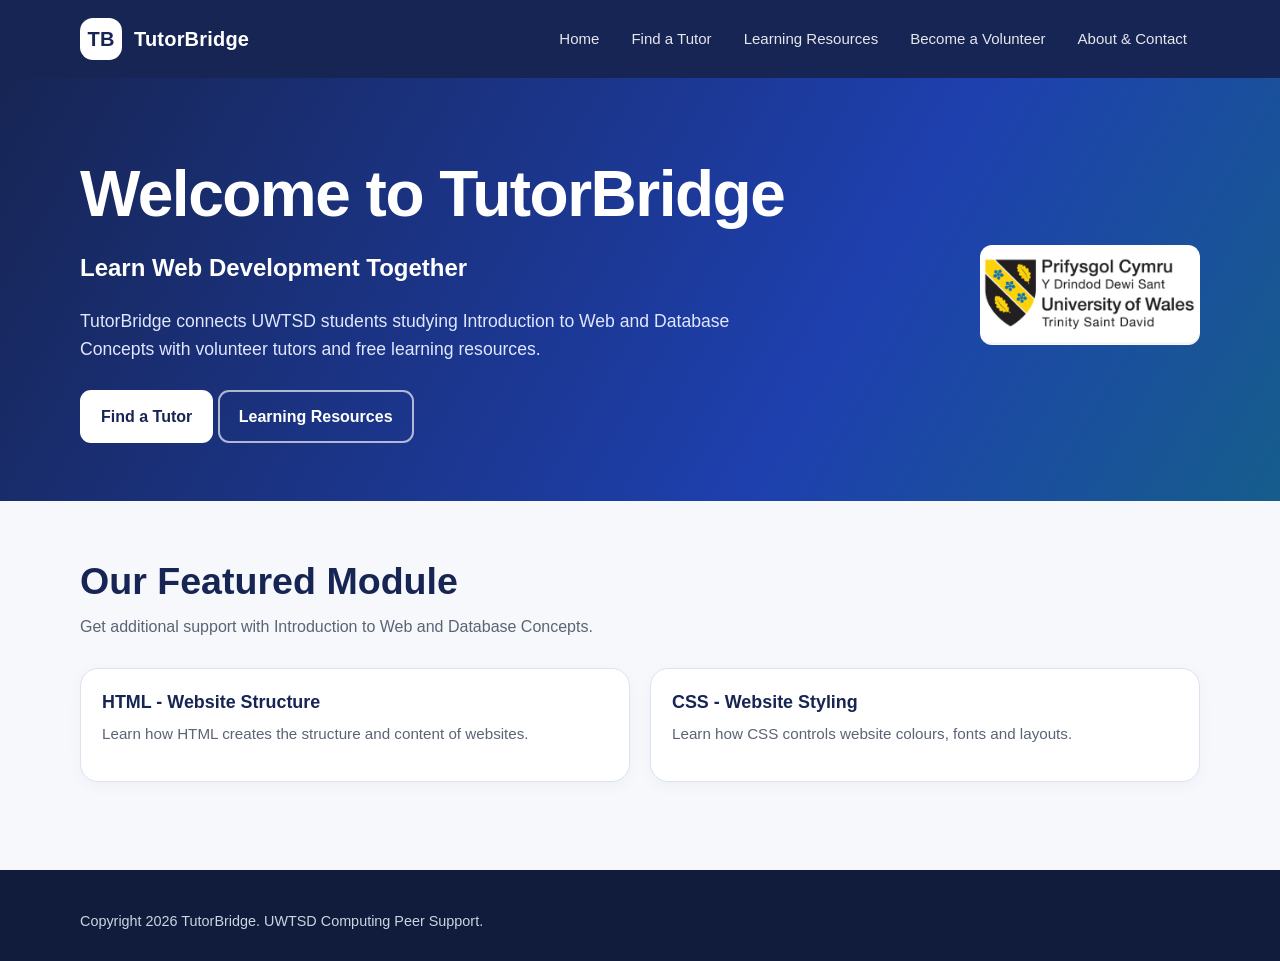
<file: index.html>
<!DOCTYPE html>

<html lang="en">

<head>     <meta charset="UTF-8">     <meta name="viewport" content="width=device-width, initial-scale=1.0">


<title>TutorBridge - Home</title>

<link rel="stylesheet" href="css/style.css">


</head>

<body>


<!-- Website Header -->
<header class="site-header">

    <div class="container header-inner">

        <a class="brand" href="index.html">
            <span class="brand-mark">TB</span>
            TutorBridge
        </a>

        <!-- Navigation Menu -->
        <nav>
            <ul class="nav-list">

                <li><a href="index.html">Home</a></li>

                <li><a href="tutors.html">Find a Tutor</a></li>

                <li><a href="resources.html">Learning Resources</a></li>

                <li><a href="volunteer.html">Become a Volunteer</a></li>

                <li><a href="contact.html">About & Contact</a></li>

            </ul>
        </nav>

    </div>

</header>


<!-- Homepage Welcome Section -->
<main>

    <section class="hero">

        <div class="container page-hero-grid">
    <div>

            <h1>Welcome to TutorBridge</h1>

            <h2>Learn Web Development Together</h2>

            <p>
                TutorBridge connects UWTSD students
                studying Introduction to Web and
                Database Concepts with volunteer
                tutors and free learning resources.
            </p>

            <a href="tutors.html" class="btn btn-primary">
                Find a Tutor
            </a>

            <a href="resources.html" class="btn btn-secondary">
                Learning Resources
            </a>

        </div>
<img class="page-hero-image uwtsd-logo"
     src="images/uwtsd-logo.png"
     alt="University of Wales Trinity Saint David logo">
     </div>
    </section>


    <!-- Featured Module -->
    <section class="section">

        <div class="container">

            <div class="section-heading">

                <h2>Our Featured Module</h2>

                <p>
                    Get additional support with
                    Introduction to Web and Database Concepts.
                </p>

            </div>


            <div class="grid grid-2">

                <div class="card">

                    <div class="card-body">

                        <h3>HTML - Website Structure</h3>

                        <p>
                            Learn how HTML creates the
                            structure and content of websites.
                        </p>

                    </div>

                </div>


                <div class="card">

                    <div class="card-body">

                        <h3>CSS - Website Styling</h3>

                        <p>
                            Learn how CSS controls website
                            colours, fonts and layouts.
                        </p>

                    </div>

                </div>

            </div>

        </div>

    </section>

</main>


<!-- Website Footer -->
<footer class="footer">

    <div class="container">

        <p>
            Copyright 2026 TutorBridge.
            UWTSD Computing Peer Support.
        </p>

    </div>

</footer>

</body>

</html>
</file>
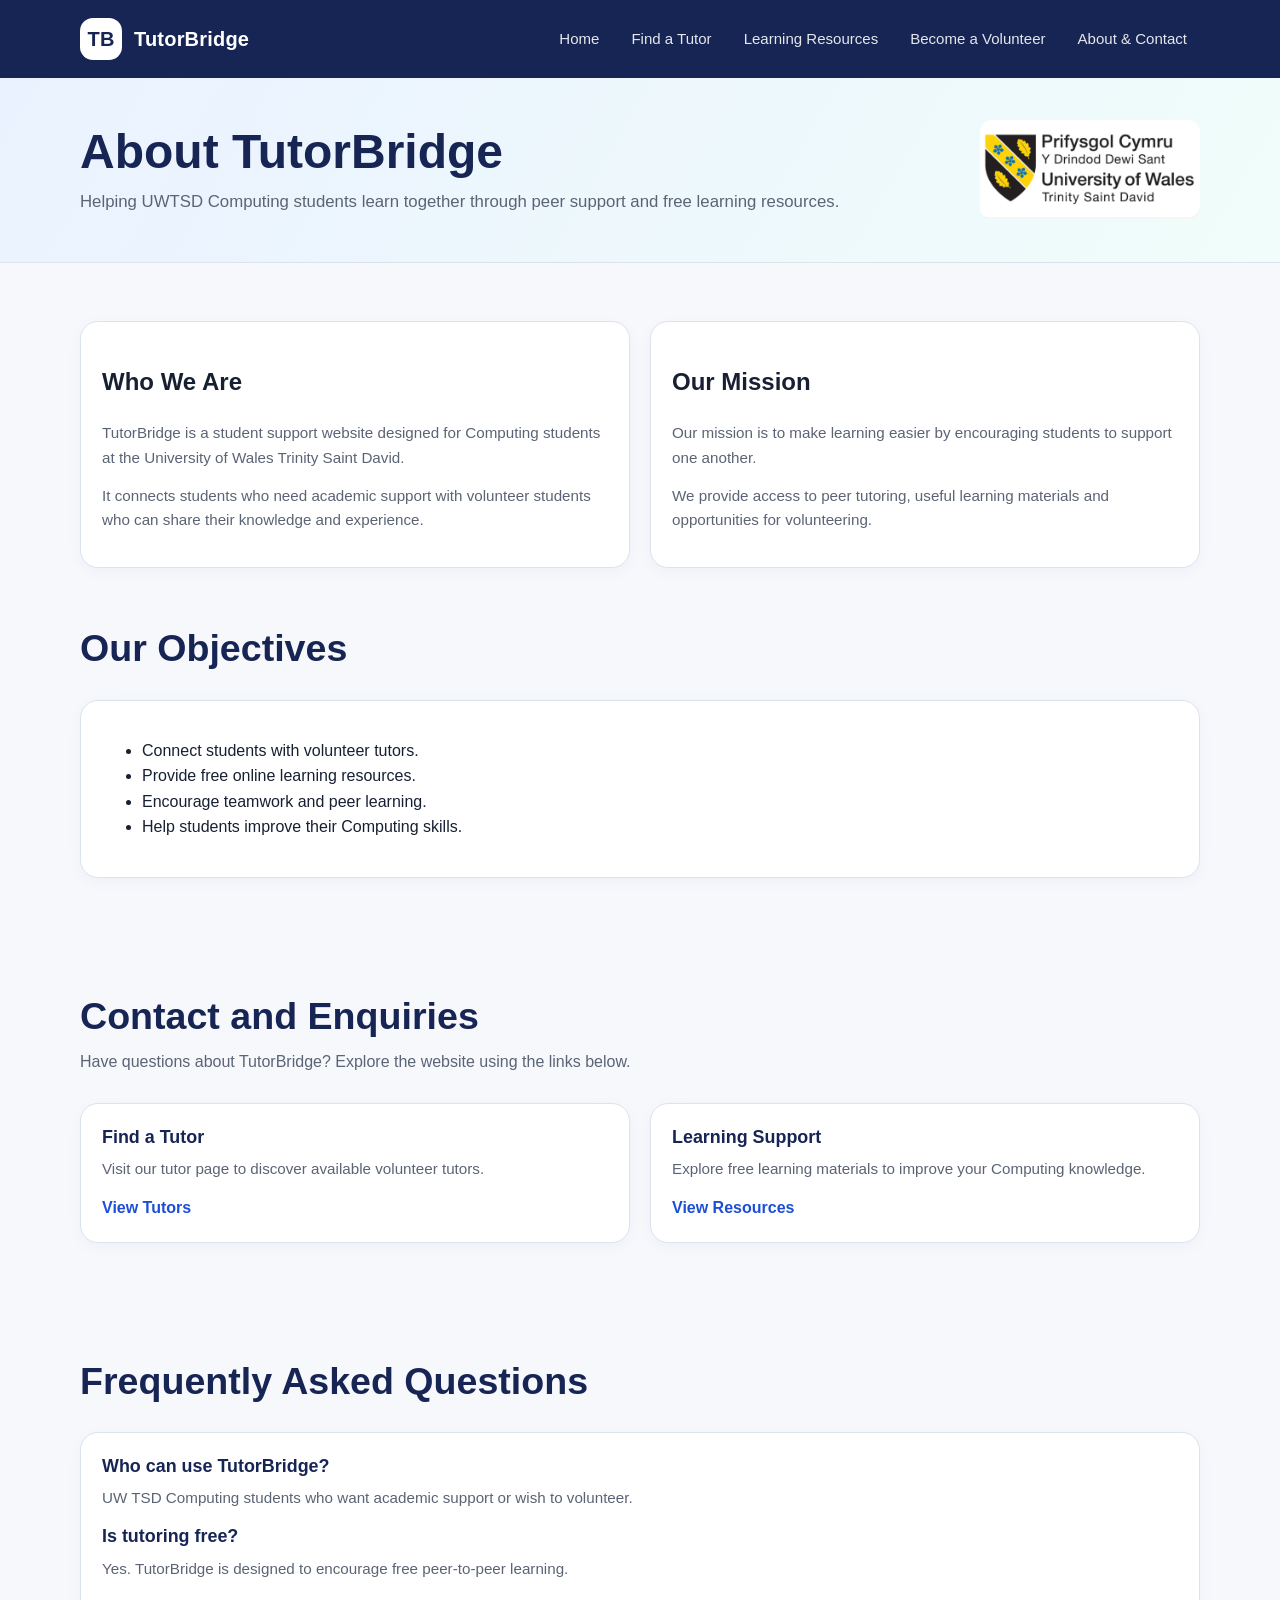
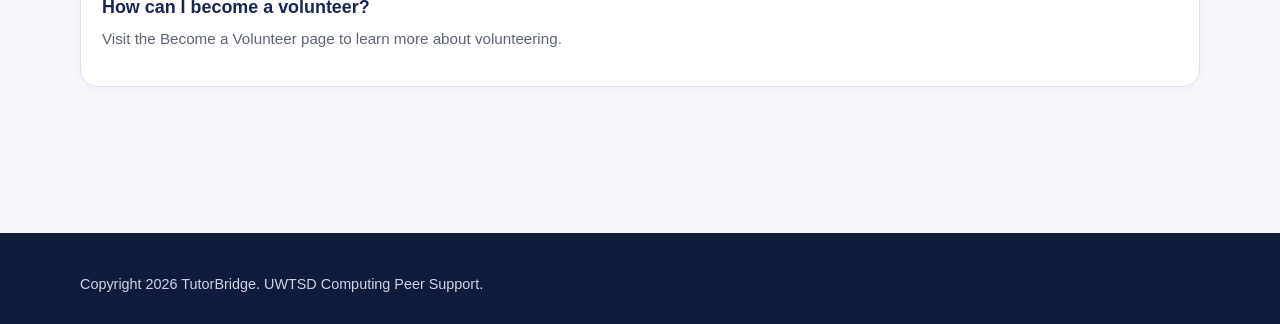
<file: contact.html>
<!DOCTYPE html>
<html lang="en">

<head>
    <meta charset="UTF-8">
    <meta name="viewport" content="width=device-width, initial-scale=1.0">

    <title>About & Contact | TutorBridge</title>

    <link rel="stylesheet" href="css/style.css">
</head>

<body>

    <!-- Website Header -->
    <header class="site-header">
        <div class="container header-inner">

            <a class="brand" href="index.html">
                <span class="brand-mark">TB</span>
                TutorBridge
            </a>

            <nav>
                <ul class="nav-list">
                    <li><a href="index.html">Home</a></li>
                    <li><a href="tutors.html">Find a Tutor</a></li>
                    <li><a href="resources.html">Learning Resources</a></li>
                    <li><a href="volunteer.html">Become a Volunteer</a></li>
                    <li><a href="contact.html">About & Contact</a></li>
                </ul>
            </nav>

        </div>
    </header>


    <!-- Page Introduction -->
    <!-- Page Introduction -->
<section class="page-hero">
    <div class="container page-hero-grid">
        <div>
            <h1>About TutorBridge</h1>
            <p>
                Helping UWTSD Computing students learn together
                through peer support and free learning resources.
            </p>
        </div>

        <img class="page-hero-image uwtsd-logo"
             src="images/uwtsd-logo.png"
             alt="University of Wales Trinity Saint David logo">
    </div>
</section>


    <!-- Main Content -->
    <main id="main">

        <section class="section">
            <div class="container">

                <div class="grid grid-2">

                    <!-- About Us -->
                    <article class="card">
                        <div class="card-body">

                            <h2>Who We Are</h2>

                            <p>
                                TutorBridge is a student support website
                                designed for Computing students at the
                                University of Wales Trinity Saint David.
                            </p>

                            <p>
                                It connects students who need academic
                                support with volunteer students who can
                                share their knowledge and experience.
                            </p>

                        </div>
                    </article>


                    <!-- Our Mission -->
                    <article class="card">
                        <div class="card-body">

                            <h2>Our Mission</h2>

                            <p>
                                Our mission is to make learning easier
                                by encouraging students to support
                                one another.
                            </p>

                            <p>
                                We provide access to peer tutoring,
                                useful learning materials and
                                opportunities for volunteering.
                            </p>

                        </div>
                    </article>

                </div>


                <!-- Project Objectives -->
                <section class="section">

                    <div class="section-heading">
                        <h2>Our Objectives</h2>
                    </div>

                    <div class="card">
                        <div class="card-body">

                            <ul>
                                <li>Connect students with volunteer tutors.</li>

                                <li>Provide free online learning resources.</li>

                                <li>Encourage teamwork and peer learning.</li>

                                <li>Help students improve their Computing skills.</li>
                            </ul>

                        </div>
                    </div>

                </section>


                <!-- Contact Information -->
                <section class="section">

                    <div class="section-heading">
                        <h2>Contact and Enquiries</h2>

                        <p>
                            Have questions about TutorBridge?
                            Explore the website using the links below.
                        </p>
                    </div>

                    <div class="grid grid-2">

                        <article class="card">
                            <div class="card-body">

                                <h3>Find a Tutor</h3>

                                <p>
                                    Visit our tutor page to discover
                                    available volunteer tutors.
                                </p>

                                <a href="tutors.html" class="text-link">
                                    View Tutors
                                </a>

                            </div>
                        </article>


                        <article class="card">
                            <div class="card-body">

                                <h3>Learning Support</h3>

                                <p>
                                    Explore free learning materials
                                    to improve your Computing knowledge.
                                </p>

                                <a href="resources.html" class="text-link">
                                    View Resources
                                </a>

                            </div>
                        </article>

                    </div>

                </section>


                <!-- Frequently Asked Questions -->
                <section class="section">

                    <div class="section-heading">
                        <h2>Frequently Asked Questions</h2>
                    </div>

                    <div class="card">
                        <div class="card-body">

                            <h3>Who can use TutorBridge?</h3>

                            <p>
                                UW TSD Computing students who want
                                academic support or wish to volunteer.
                            </p>

                            <h3>Is tutoring free?</h3>

                            <p>
                                Yes. TutorBridge is designed to
                                encourage free peer-to-peer learning.
                            </p>

                            <h3>How can I become a volunteer?</h3>

                            <p>
                                Visit the Become a Volunteer page
                                to learn more about volunteering.
                            </p>

                        </div>
                    </div>

                </section>

            </div>
        </section>

    </main>


    <!-- Website Footer -->
    <footer class="footer">
        <div class="container">

            <p>
                Copyright 2026 TutorBridge.
                UWTSD Computing Peer Support.
            </p>

        </div>
    </footer>

</body>
</html>
</file>
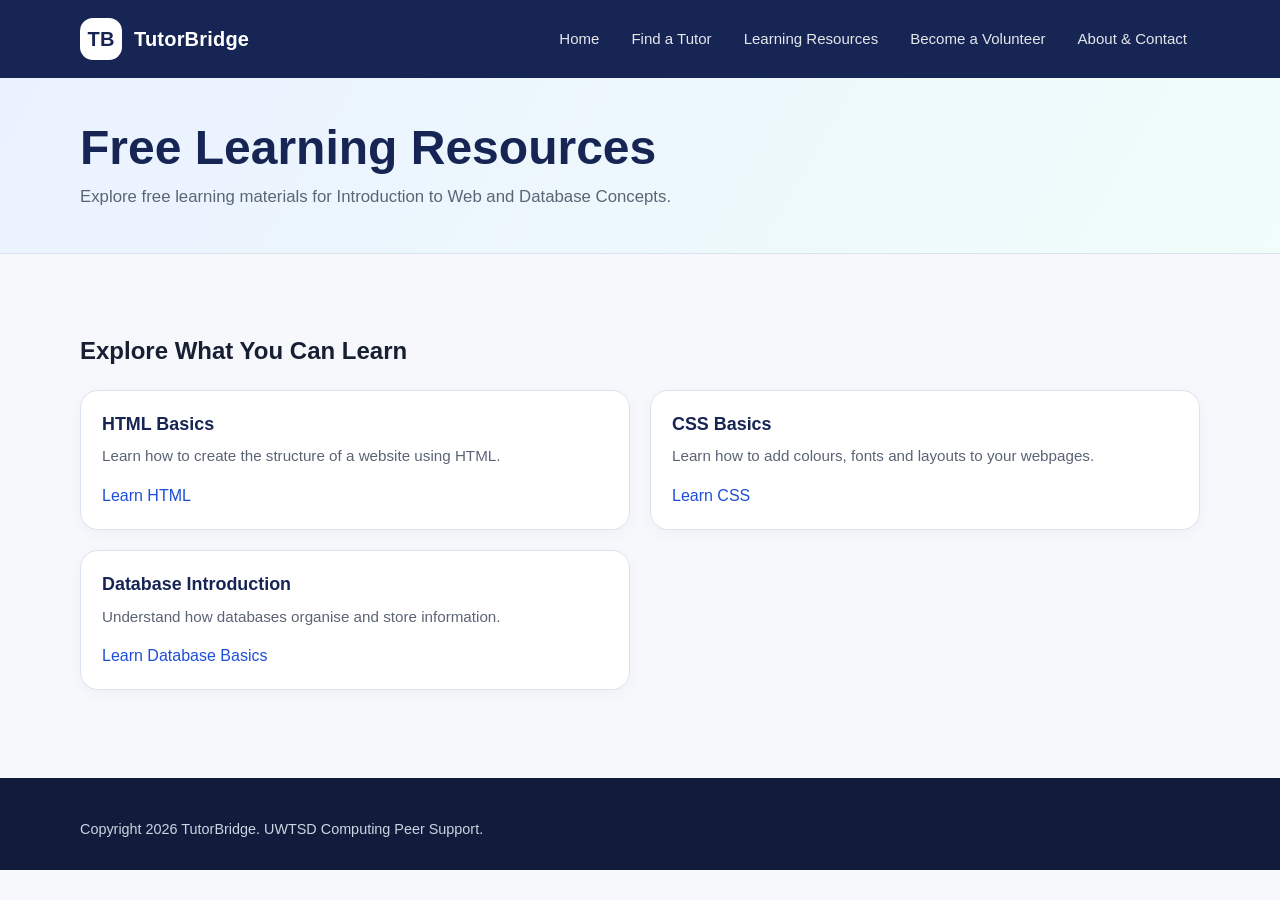
<file: resources.html>
<!DOCTYPE html>
<html lang="en">

<head>
    <meta charset="UTF-8">

    <meta name="viewport"
    content="width=device-width, initial-scale=1.0">

    <title>Learning Resources | TutorBridge</title>

    <link rel="stylesheet" href="css/style.css">
</head>

<body>

    <!-- Website Header -->

    <header class="site-header">

        <div class="container header-inner">

            <a class="brand" href="index.html">
                <span class="brand-mark">TB</span>
                TutorBridge
            </a>

            <!-- Navigation -->

            <nav>
                <ul class="nav-list">

                    <li><a href="index.html">Home</a></li>

                    <li><a href="tutors.html">Find a Tutor</a></li>

                    <li><a href="resources.html">Learning Resources</a></li>

                    <li><a href="volunteer.html">Become a Volunteer</a></li>

                    <li><a href="contact.html">About & Contact</a></li>

                </ul>
            </nav>

        </div>

    </header>


    <!-- Main Content -->

    <main>

        <section class="page-hero">

            <div class="container">

                <h1>Free Learning Resources</h1>

                <p>
                    Explore free learning materials
                    for Introduction to Web and
                    Database Concepts.
                </p>

            </div>

        </section>


        <!-- Learning Resources -->

        <section class="section">

            <div class="container">

                <h2>Explore What You Can Learn</h2>

                <div class="grid grid-2">

                    <!-- HTML Card -->

                    <div class="card">

                        <div class="card-body">

                            <h3>HTML Basics</h3>

                            <p>
                                Learn how to create the
                                structure of a website
                                using HTML.
                            </p>

                            <a href="https://www.w3schools.com/html/"
                            target="_blank">
                                Learn HTML
                            </a>

                        </div>

                    </div>


                    <!-- CSS Card -->

                    <div class="card">

                        <div class="card-body">

                            <h3>CSS Basics</h3>

                            <p>
                                Learn how to add colours,
                                fonts and layouts to
                                your webpages.
                            </p>

                            <a href="https://www.w3schools.com/css/"
                            target="_blank">
                                Learn CSS
                            </a>

                        </div>

                    </div>


                    <!-- Database Card -->

                    <div class="card">

                        <div class="card-body">

                            <h3>Database Introduction</h3>

                            <p>
                                Understand how databases
                                organise and store
                                information.
                            </p>

                            <a href="https://www.w3schools.com/sql/"
                            target="_blank">
                                Learn Database Basics
                            </a>

                        </div>

                    </div>

                </div>

            </div>

        </section>

    </main>


    <!-- Footer -->

    <footer class="footer">

        <div class="container">

            <p>
                Copyright 2026 TutorBridge.
                UWTSD Computing Peer Support.
            </p>

        </div>

    </footer>

</body>

</html>
</file>
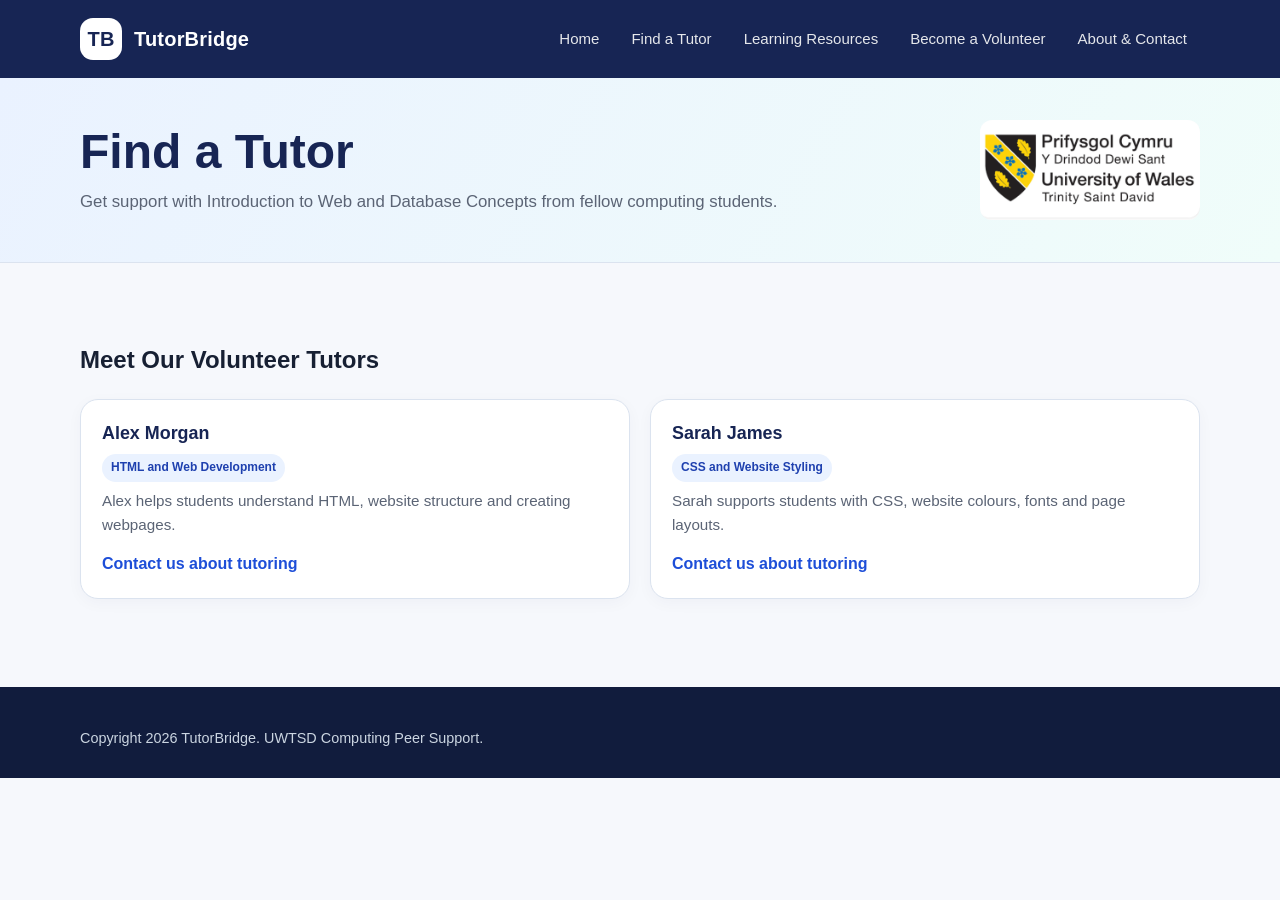
<file: tutors.html>
<!DOCTYPE html>
<html lang="en">

<head>
    <meta charset="UTF-8">
    <meta name="viewport" content="width=device-width, initial-scale=1.0">
    <title>Find a Tutor | TutorBridge</title>
    <link rel="stylesheet" href="css/style.css">
</head>

<body>

    <header class="site-header">
        <div class="container header-inner">

            <a class="brand" href="index.html">
                <span class="brand-mark">TB</span>
                TutorBridge
            </a>

            <nav>
                <ul class="nav-list">
                    <li><a href="index.html">Home</a></li>
                    <li><a href="tutors.html">Find a Tutor</a></li>
                    <li><a href="resources.html">Learning Resources</a></li>
                    <li><a href="volunteer.html">Become a Volunteer</a></li>
                    <li><a href="contact.html">About & Contact</a></li>
                </ul>
            </nav>

        </div>
    </header>

    <main>

       <section class="page-hero">
    <div class="container page-hero-grid">

        <div>
            <h1>Find a Tutor</h1>

            <p>
                Get support with Introduction to Web and Database
                Concepts from fellow computing students.
            </p>
        </div>

        <img class="page-hero-image uwtsd-logo"
             src="images/uwtsd-logo.png"
             alt="University of Wales Trinity Saint David logo">

    </div>
</section>

        <section class="section">
            <div class="container">

                <h2>Meet Our Volunteer Tutors</h2>

                <div class="grid grid-2">

                    <div class="card">
                        <div class="card-body">

                            <h3>Alex Morgan</h3>

                            <span class="tag">
                                HTML and Web Development
                            </span>

                            <p>
                                Alex helps students understand HTML,
                                website structure and creating webpages.
                            </p>

                            <a href="contact.html" class="text-link">
                                Contact us about tutoring
                            </a>

                        </div>
                    </div>

                    <div class="card">
                        <div class="card-body">

                            <h3>Sarah James</h3>

                            <span class="tag">
                                CSS and Website Styling
                            </span>

                            <p>
                                Sarah supports students with CSS,
                                website colours, fonts and page layouts.
                            </p>

                            <a href="contact.html" class="text-link">
                                Contact us about tutoring
                            </a>

                        </div>
                    </div>

                </div>
            </div>
        </section>

    </main>

    <footer class="footer">
        <div class="container">

            <p>
                Copyright 2026 TutorBridge.
                UWTSD Computing Peer Support.
            </p>

        </div>
    </footer>

</body>
</html>
</file>
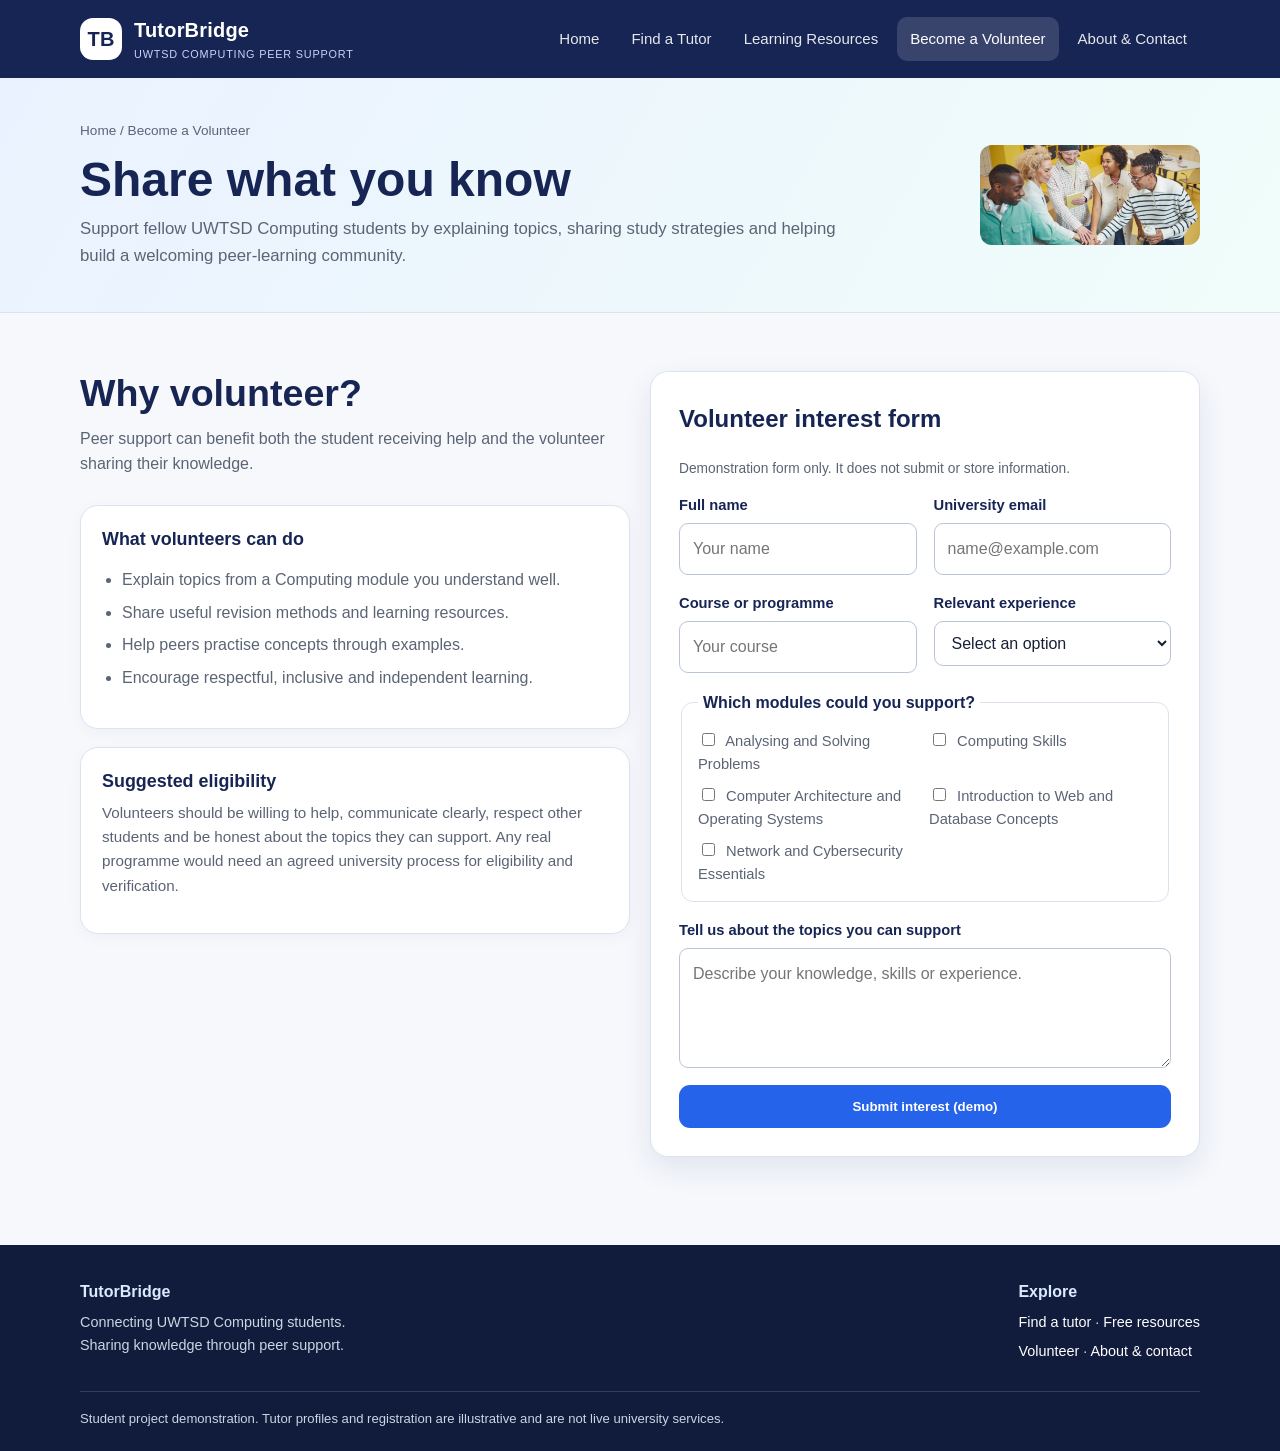
<file: volunteer.html>
<!doctype html>
<html lang="en">
<head>
<meta charset="utf-8">
<meta name="viewport" content="width=device-width, initial-scale=1">
<meta name="description" content="TutorBridge supports UWTSD Computing students with peer tutoring and free learning resources.">
<title>Become a Volunteer | TutorBridge</title>
<link rel="stylesheet" href="css/style.css">
</head>
<body>
<a class="skip-link" href="#main">Skip to main content</a>
<header class="site-header"><div class="container header-inner">
<a class="brand" href="index.html"><span class="brand-mark" aria-hidden="true">TB</span><span>TutorBridge<small>UWTSD Computing Peer Support</small></span></a>
<nav aria-label="Main navigation"><ul class="nav-list"><li><a href="index.html">Home</a></li><li><a href="tutors.html">Find a Tutor</a></li><li><a href="resources.html">Learning Resources</a></li><li><a href="volunteer.html" aria-current="page">Become a Volunteer</a></li><li><a href="contact.html">About & Contact</a></li></ul></nav>
</div></header>
<main id="main"><section class="page-hero"><div class="container page-hero-grid"><div><div class="breadcrumb">Home / Become a Volunteer</div><h1>Share what you know</h1><p>Support fellow UWTSD Computing students by explaining topics, sharing study strategies and helping build a welcoming peer-learning community.</p></div><img class="page-hero-image" src="images/holding-hands.jpg" alt="Illustration representing digital skills shared with other students"></div></section>
<section class="section"><div class="container grid grid-2">
<div><div class="section-heading"><h2>Why volunteer?</h2><p>Peer support can benefit both the student receiving help and the volunteer sharing their knowledge.</p></div>
<div class="card"><div class="card-body"><h3>What volunteers can do</h3><ul class="list-check"><li>Explain topics from a Computing module you understand well.</li><li>Share useful revision methods and learning resources.</li><li>Help peers practise concepts through examples.</li><li>Encourage respectful, inclusive and independent learning.</li></ul></div></div>
<div class="card" style="margin-top:18px"><div class="card-body"><h3>Suggested eligibility</h3><p>Volunteers should be willing to help, communicate clearly, respect other students and be honest about the topics they can support. Any real programme would need an agreed university process for eligibility and verification.</p></div></div></div>
<div><div class="form-card"><h2 style="margin-top:0;color:var(--navy)">Volunteer interest form</h2><p class="small-note">Demonstration form only. It does not submit or store information.</p>
<form action="#" method="get">
<div class="form-grid">
<div class="field"><label for="vname">Full name</label><input id="vname" name="name" type="text" placeholder="Your name" required></div>
<div class="field"><label for="vemail">University email</label><input id="vemail" name="email" type="email" placeholder="name@example.com" required></div>
<div class="field"><label for="course">Course or programme</label><input id="course" name="course" type="text" placeholder="Your course"></div>
<div class="field"><label for="experience">Relevant experience</label><select id="experience" name="experience"><option value="">Select an option</option><option>New to volunteering</option><option>Some peer-support experience</option><option>Previous tutoring experience</option></select></div>
<div class="field full"><fieldset><legend>Which modules could you support?</legend><div class="check-options">
<label><input type="checkbox" name="module" value="problem-solving"> Analysing and Solving Problems</label>
<label><input type="checkbox" name="module" value="computing-skills"> Computing Skills</label>
<label><input type="checkbox" name="module" value="architecture"> Computer Architecture and Operating Systems</label>
<label><input type="checkbox" name="module" value="web-database"> Introduction to Web and Database Concepts</label>
<label><input type="checkbox" name="module" value="cybersecurity"> Network and Cybersecurity Essentials</label>
</div></fieldset></div>
<div class="field full"><label for="details">Tell us about the topics you can support</label><textarea id="details" name="details" placeholder="Describe your knowledge, skills or experience."></textarea></div>
<div class="field full"><button class="btn btn-blue" type="submit">Submit interest (demo)</button></div>
</div></form></div></div>
</div></section></main>
<footer class="footer"><div class="container">
<div class="footer-grid"><div><strong>TutorBridge</strong><p>Connecting UWTSD Computing students.<br>Sharing knowledge through peer support.</p></div>
<div><strong>Explore</strong><p><a href="tutors.html">Find a tutor</a> · <a href="resources.html">Free resources</a></p><p><a href="volunteer.html">Volunteer</a> · <a href="contact.html">About & contact</a></p></div></div>
<div class="footer-bottom">Student project demonstration. Tutor profiles and registration are illustrative and are not live university services.</div>
</div></footer>
</body></html>
</file>
<file: css/style.css>
:root{
  --navy:#172554; --blue:#2563eb; --blue-dark:#1d4ed8; --teal:#0f766e;
  --ink:#172033; --muted:#5b6475; --pale:#eff6ff; --line:#dbe3ef;
  --surface:#ffffff; --background:#f6f8fc; --shadow:0 12px 30px rgba(23,37,84,.09);
  --radius:18px;
}
*{box-sizing:border-box}
html{scroll-behavior:smooth}
body{margin:0;background:var(--background);color:var(--ink);font-family:Arial,Helvetica,sans-serif;line-height:1.6}
a{color:var(--blue-dark);text-decoration:none}
a:hover{text-decoration:underline}
img{display:block;max-width:100%}
.container{width:min(1120px,calc(100% - 40px));margin-inline:auto}
.skip-link{position:absolute;left:-9999px;top:auto}
.skip-link:focus{left:16px;top:12px;background:#fff;padding:10px 14px;z-index:99;border-radius:8px}
.site-header{background:var(--navy);color:#fff;position:relative;z-index:2}
.header-inner{min-height:78px;display:flex;align-items:center;justify-content:space-between;gap:24px}
.brand{display:flex;align-items:center;gap:12px;color:#fff;font-weight:800;font-size:1.25rem;letter-spacing:.2px}
.brand:hover{text-decoration:none}
.brand-mark{width:42px;height:42px;border-radius:13px;background:#fff;color:var(--navy);display:grid;place-items:center;font-weight:900;font-size:1.25rem}
.brand small{display:block;color:#c7d2fe;font-size:.68rem;font-weight:500;letter-spacing:.8px;text-transform:uppercase}
.nav-list{display:flex;align-items:center;gap:6px;list-style:none;margin:0;padding:0}
.nav-list a{display:block;color:#e5e7eb;padding:10px 13px;border-radius:10px;font-size:.94rem}
.nav-list a:hover,.nav-list a[aria-current="page"]{background:rgba(255,255,255,.14);color:#fff;text-decoration:none}
.hero{padding:68px 0 58px;background:linear-gradient(120deg,#172554 0%,#1e40af 65%,#0f766e 130%);color:#fff;overflow:hidden}
.hero-grid{display:grid;grid-template-columns:1.2fr .8fr;align-items:center;gap:48px}
.eyebrow{font-size:.78rem;text-transform:uppercase;letter-spacing:1.7px;font-weight:800;color:#bfdbfe}
.hero h1{font-size:clamp(2.35rem,5vw,4.15rem);line-height:1.08;margin:14px 0 18px;letter-spacing:-1.5px}
.hero p{font-size:1.1rem;max-width:650px;color:#e0e7ff;margin:0 0 26px}
.hero-art{min-height:270px;border:1px solid rgba(255,255,255,.24);border-radius:28px;background:linear-gradient(145deg,rgba(255,255,255,.18),rgba(255,255,255,.06));display:grid;place-items:center;padding:28px;position:relative}
.hero-art img{width:min(100%,330px);filter:drop-shadow(0 18px 20px rgba(0,0,0,.18))}
.button-row{display:flex;gap:12px;flex-wrap:wrap}
.btn{display:inline-flex;align-items:center;justify-content:center;padding:12px 19px;border-radius:11px;font-weight:700;border:2px solid transparent;transition:.2s}
.btn:hover{text-decoration:none;transform:translateY(-1px)}
.btn-primary{background:#fff;color:var(--navy)}
.btn-secondary{border-color:rgba(255,255,255,.65);color:#fff}
.btn-blue{background:var(--blue);color:#fff}
.btn-outline{border-color:var(--line);color:var(--navy);background:#fff}
.section{padding:58px 0}
.section-heading{max-width:720px;margin-bottom:28px}
.section-heading h2{font-size:clamp(1.7rem,3vw,2.35rem);line-height:1.2;color:var(--navy);margin:0 0 10px}
.section-heading p{color:var(--muted);margin:0}
.grid{display:grid;gap:20px}
.grid-2{grid-template-columns:repeat(2,minmax(0,1fr))}
.grid-3{grid-template-columns:repeat(3,minmax(0,1fr))}
.grid-4{grid-template-columns:repeat(4,minmax(0,1fr))}
.card{background:var(--surface);border:1px solid var(--line);border-radius:var(--radius);overflow:hidden;box-shadow:0 4px 16px rgba(23,37,84,.035)}
.card-body{padding:21px}
.card h3{margin:0 0 8px;color:var(--navy);font-size:1.12rem;line-height:1.35}
.card p{margin:0 0 14px;color:var(--muted);font-size:.95rem}
.card-art{background:linear-gradient(135deg,#dbeafe,#ccfbf1);height:150px;display:grid;place-items:center;padding:16px}
.card-art img{height:118px;width:100%;object-fit:contain}
.tag{display:inline-block;padding:4px 9px;background:#eaf2ff;color:#1e40af;border-radius:999px;font-size:.75rem;font-weight:700;margin:0 5px 7px 0}
.text-link{font-weight:700}
.notice{padding:17px 20px;border-left:4px solid var(--teal);background:#ecfdf5;border-radius:10px;color:#134e4a}
.page-hero{padding:42px 0;background:linear-gradient(120deg,#eaf2ff,#f0fdfa);border-bottom:1px solid var(--line)}
.page-hero h1{font-size:clamp(2rem,4vw,3rem);line-height:1.15;color:var(--navy);margin:0 0 9px}
.page-hero p{max-width:760px;margin:0;color:var(--muted);font-size:1.05rem}
.breadcrumb{font-size:.85rem;color:var(--muted);margin-bottom:10px}
.profile-top{display:flex;align-items:center;gap:14px;margin-bottom:14px}
.avatar{width:58px;height:58px;border-radius:50%;display:grid;place-items:center;background:#dbeafe;color:#1e40af;font-weight:800;font-size:1.2rem;flex:0 0 auto}
.resource-card{display:flex;gap:15px;align-items:flex-start}
.resource-icon{width:48px;height:48px;border-radius:13px;background:#eaf2ff;display:grid;place-items:center;color:var(--blue);font-size:1.35rem;flex:0 0 auto}
.list-check{padding-left:20px;color:var(--muted)}
.list-check li{margin:7px 0}
.form-card{max-width:780px;background:#fff;border:1px solid var(--line);border-radius:var(--radius);padding:28px;box-shadow:var(--shadow)}
.form-grid{display:grid;grid-template-columns:repeat(2,minmax(0,1fr));gap:17px}
.field{display:flex;flex-direction:column;gap:6px}
.field.full{grid-column:1/-1}
label{font-weight:700;color:var(--navy);font-size:.92rem}
input,select,textarea{width:100%;padding:12px 13px;border:1px solid #b9c5d6;border-radius:9px;font:inherit;background:#fff;color:var(--ink)}
input:focus,select:focus,textarea:focus{outline:3px solid #bfdbfe;border-color:var(--blue)}
textarea{min-height:120px;resize:vertical}
fieldset{border:1px solid var(--line);border-radius:12px;padding:14px 16px}
legend{font-weight:700;color:var(--navy);padding:0 5px}
.check-options{display:grid;grid-template-columns:repeat(2,minmax(0,1fr));gap:8px}
.check-options label{font-weight:500;color:var(--muted)}
.check-options input{width:auto;margin-right:7px}
.footer{background:#111c3d;color:#dbeafe;padding:34px 0 22px;margin-top:30px}
.footer-grid{display:flex;justify-content:space-between;gap:24px;flex-wrap:wrap}
.footer p{margin:6px 0;color:#cbd5e1;font-size:.9rem}
.footer a{color:#fff}
.footer-bottom{border-top:1px solid rgba(255,255,255,.15);margin-top:22px;padding-top:16px;font-size:.82rem;color:#cbd5e1}
.small-note{font-size:.86rem;color:var(--muted)}
.kpi{font-size:1.8rem;font-weight:800;color:var(--blue);line-height:1.2}
.module-code{font-size:.78rem;color:var(--muted);font-weight:700}
@media(max-width:850px){
 .header-inner{align-items:flex-start;flex-direction:column;padding:16px 0}
 .nav-list{width:100%;flex-wrap:wrap}
 .nav-list a{padding:8px 10px}
 .hero-grid{grid-template-columns:1fr;gap:28px}
 .hero-art{min-height:210px}
 .grid-4{grid-template-columns:repeat(2,minmax(0,1fr))}
 .grid-3{grid-template-columns:repeat(2,minmax(0,1fr))}
}
@media(max-width:560px){
 .container{width:min(100% - 28px,1120px)}
 .hero{padding:48px 0}
 .section{padding:42px 0}
 .grid-2,.grid-3,.grid-4,.form-grid{grid-template-columns:1fr}
 .field.full{grid-column:auto}
 .form-card{padding:20px}
 .check-options{grid-template-columns:1fr}
}

.page-hero-grid{display:grid;grid-template-columns:1fr 220px;align-items:center;gap:30px}
.page-hero-image{
    width:100%;
    height: 100px;
    object-fit:cover;border-radius: 12px;}
@media(max-width:560px){.page-hero-grid{grid-template-columns:1fr}.page-hero-image{max-height:120px;justify-self:start;width:170px}}
</file>
